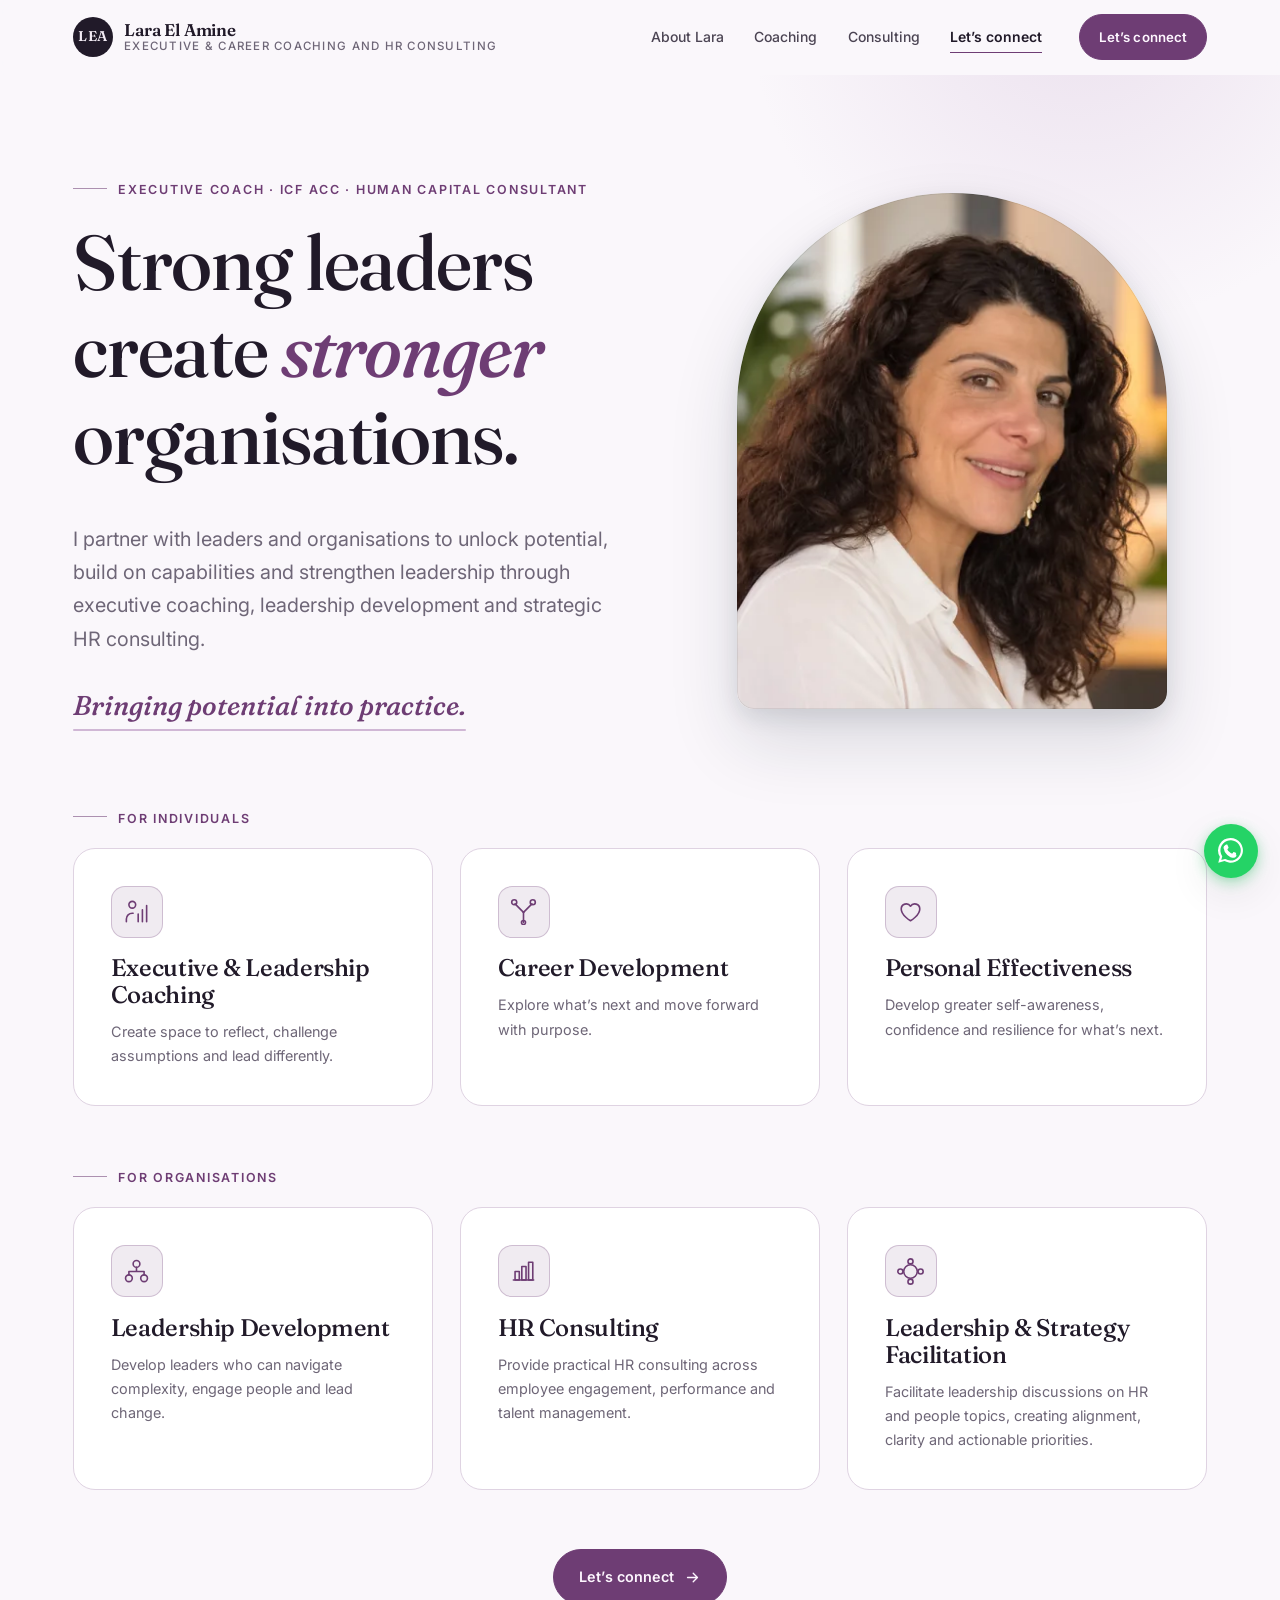
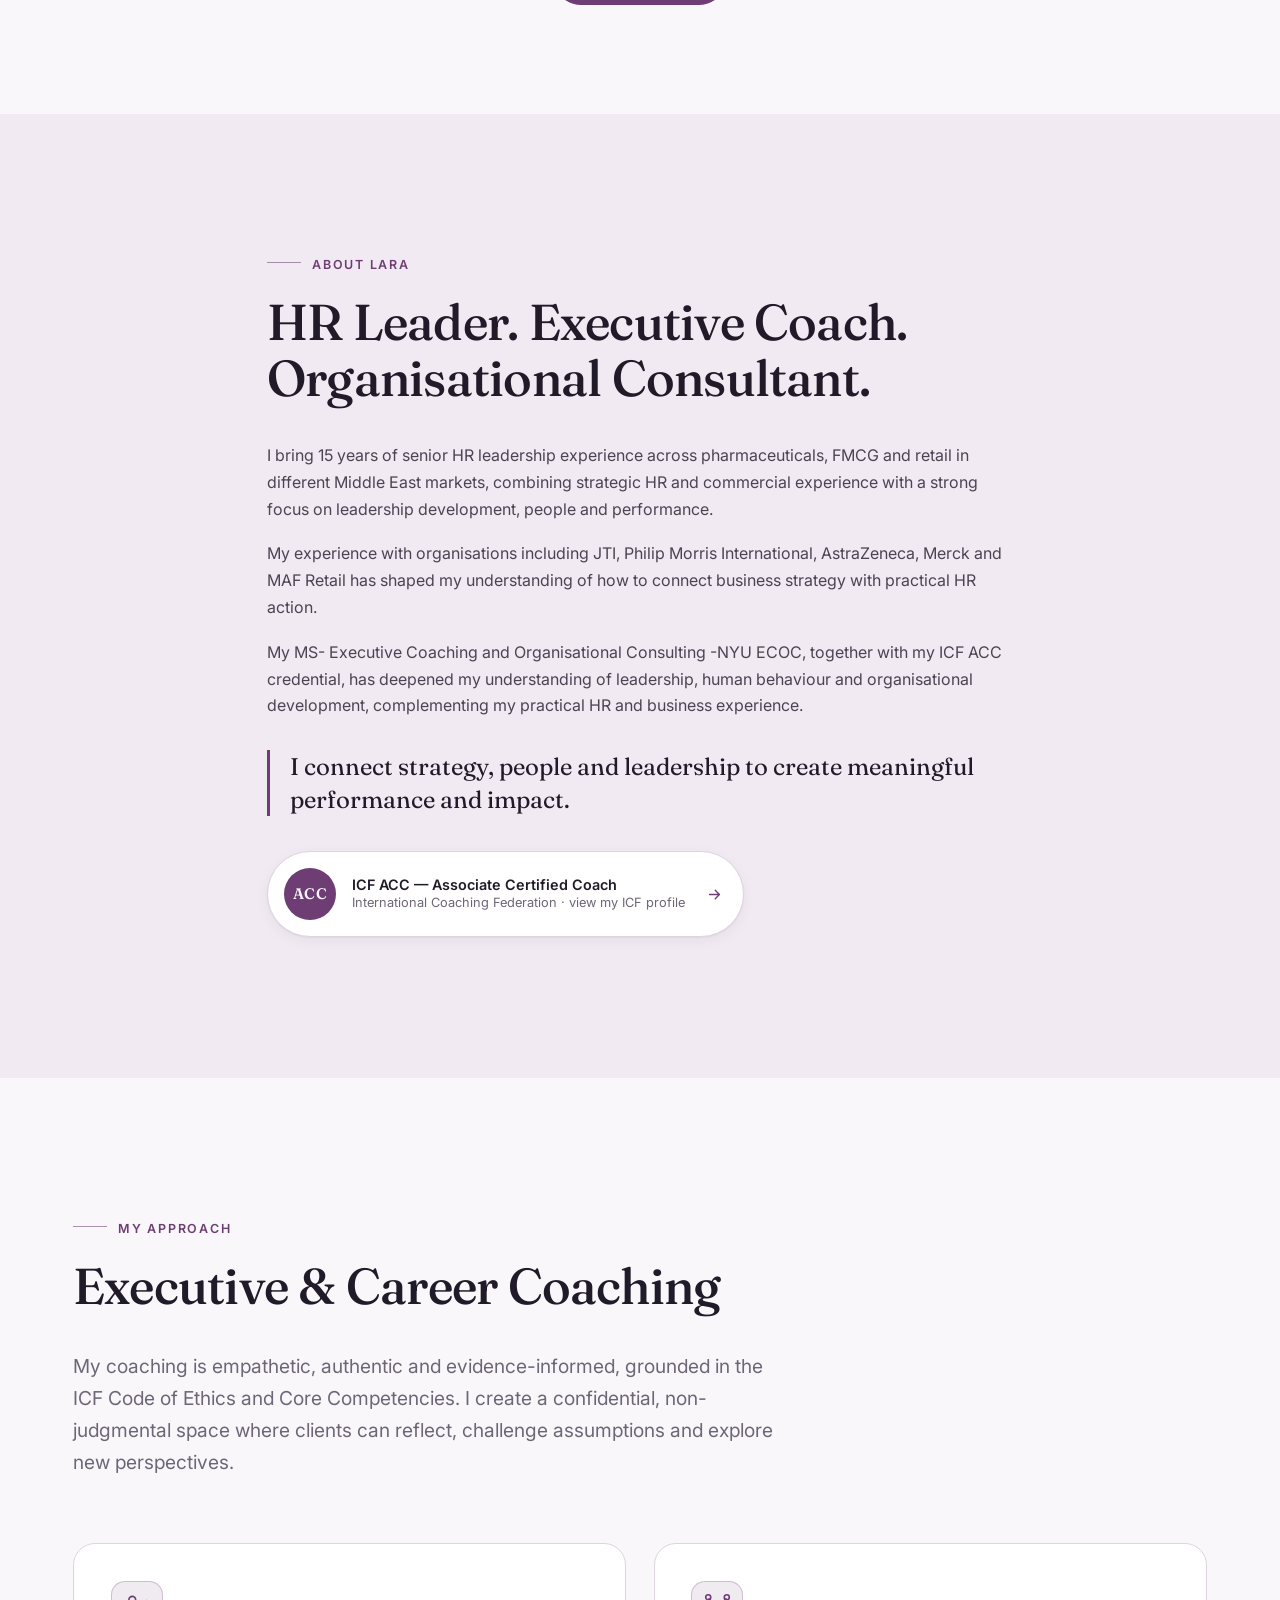
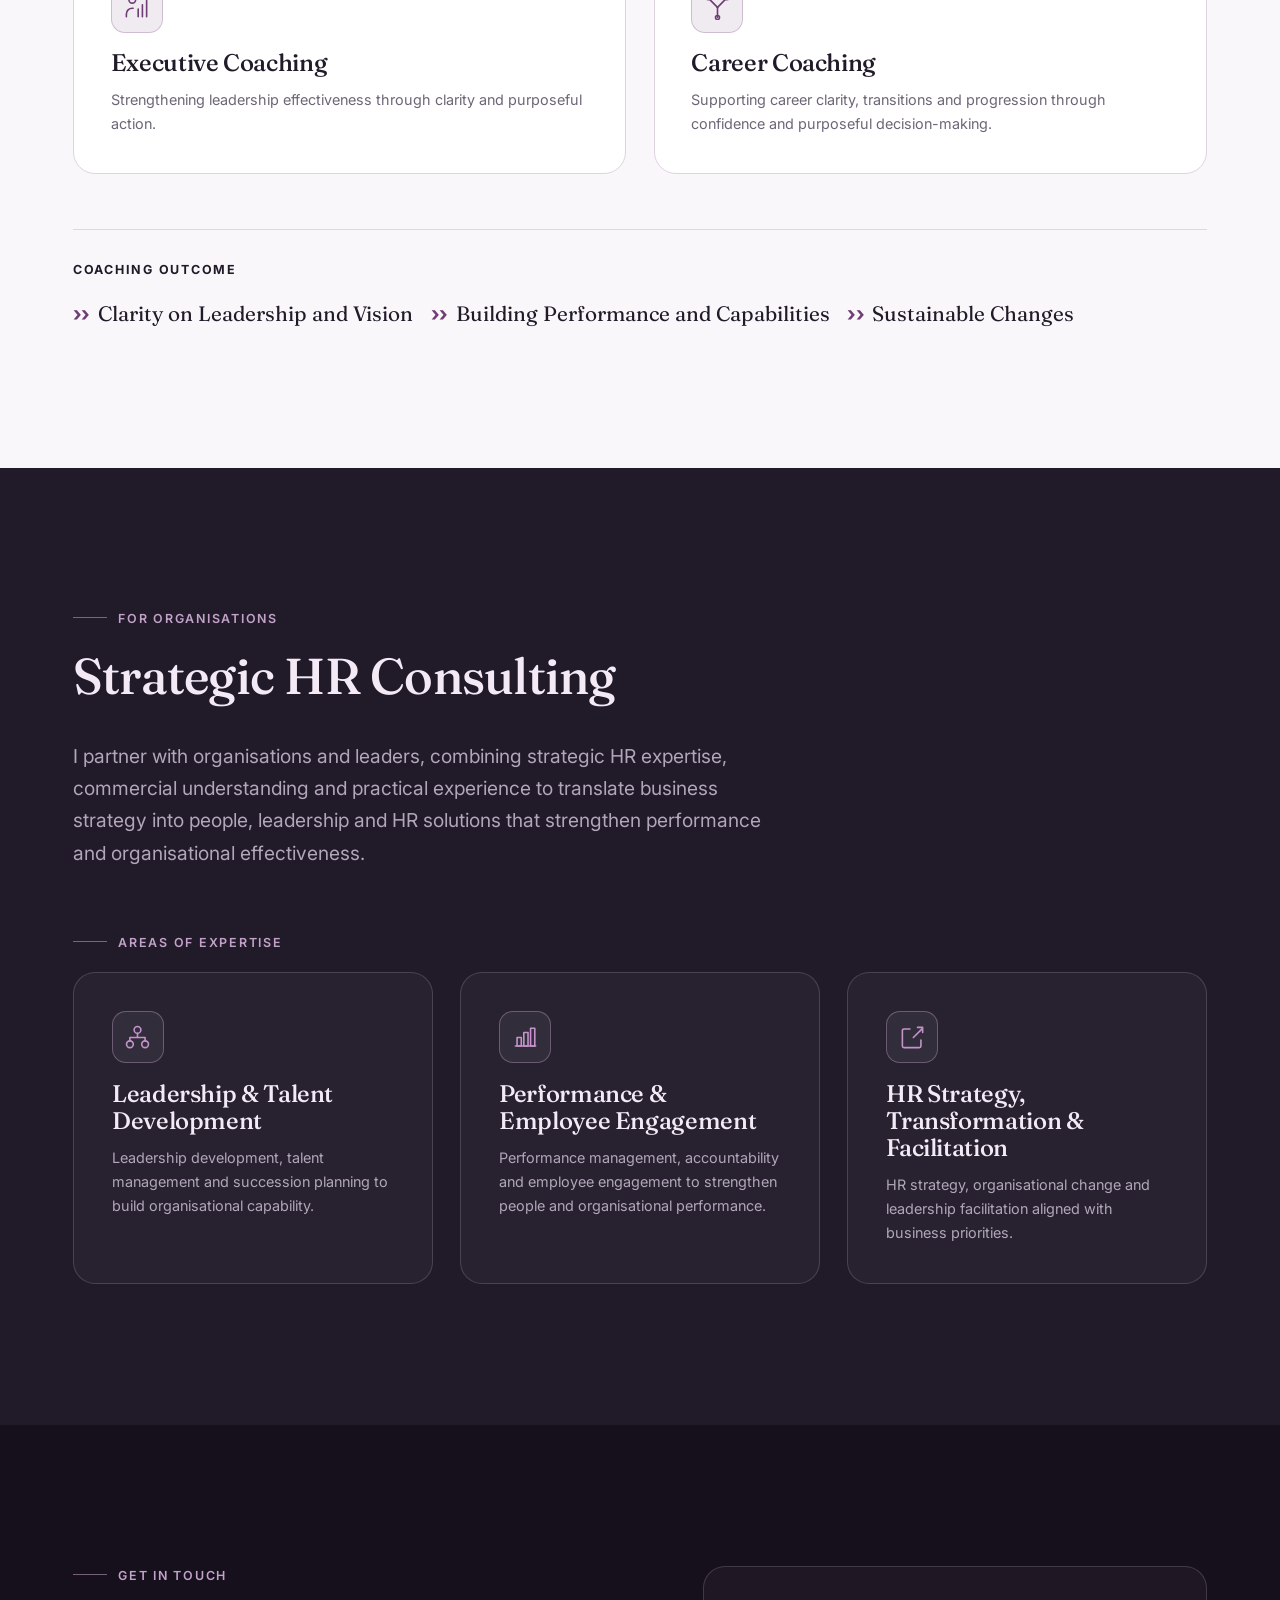
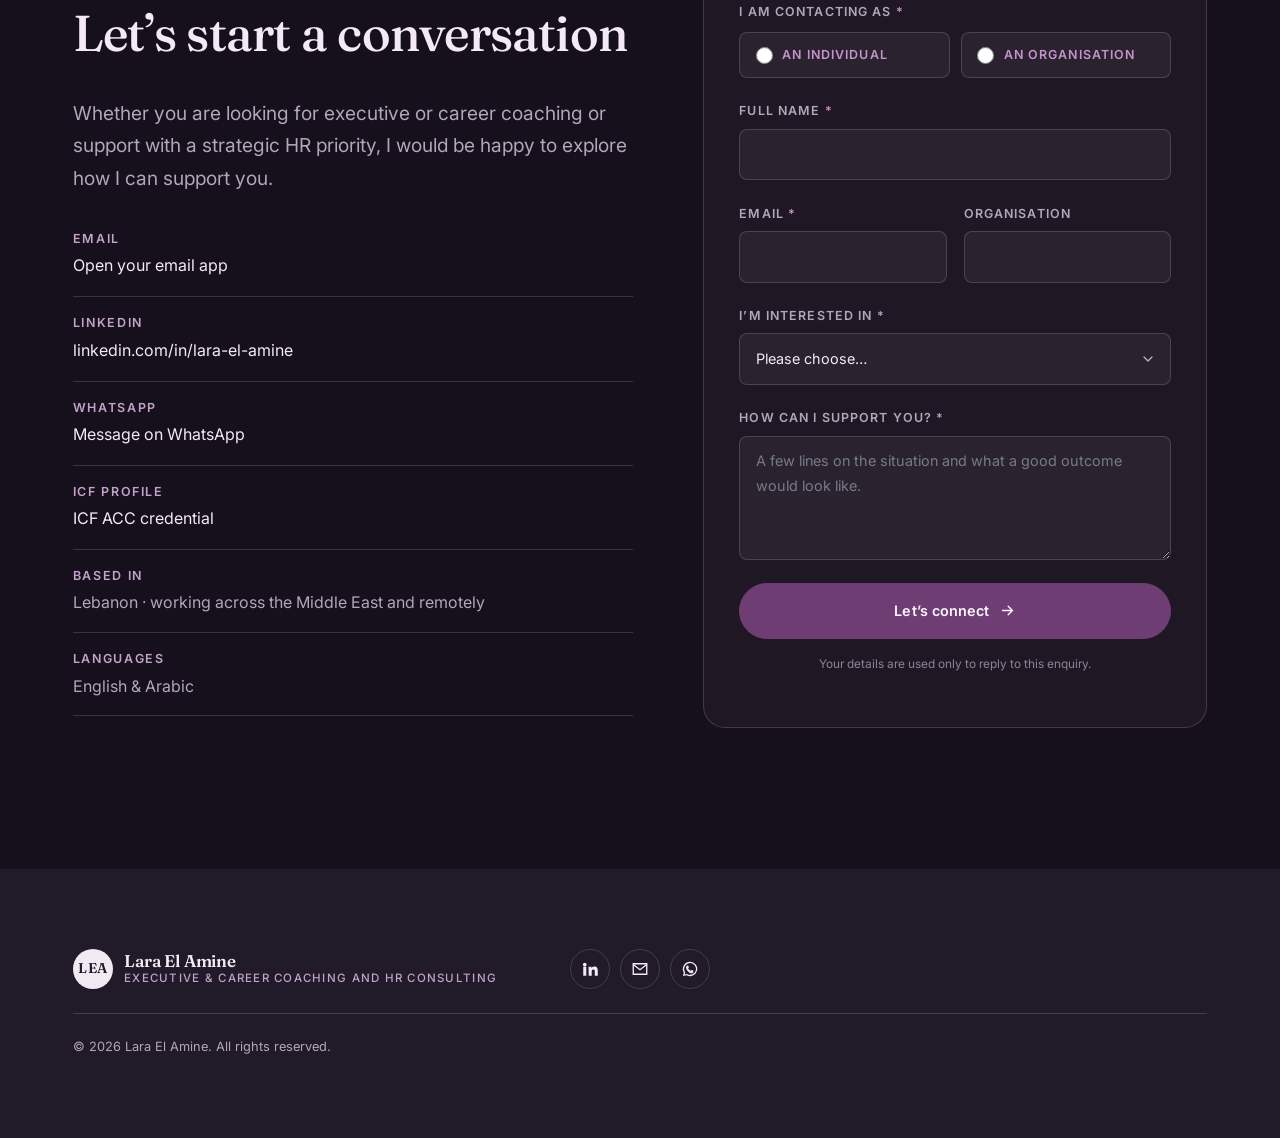
<file: public/index.html>
<!DOCTYPE html>
<html lang="en">
<head>
<meta charset="utf-8">
<meta name="viewport" content="width=device-width, initial-scale=1">
<title>Lara El Amine — Executive Coach (ICF ACC) · Human Capital Consultant</title>
<meta name="description" content="Executive coach (ICF ACC) and human capital consultant. Executive coaching, leadership development and strategic HR consulting for leaders and organisations.">
<meta name="author" content="Lara El Amine">
<meta name="theme-color" content="#211A29">
<link rel="canonical" href="https://lara-elamine.web.app/">

<!-- Open Graph / social -->
<meta property="og:type" content="website">
<meta property="og:title" content="Lara El Amine — Executive Coach (ICF ACC) · Human Capital Consultant">
<meta property="og:description" content="Strong leaders create stronger organisations. Executive coaching, leadership development and strategic HR consulting for leaders and organisations.">
<meta property="og:url" content="https://lara-elamine.web.app/">
<meta property="og:image" content="https://lara-elamine.web.app/assets/img/og-cover.jpg">
<meta property="og:image:width" content="1200">
<meta property="og:image:height" content="1200">
<meta property="og:image:alt" content="Lara El Amine — Strong leaders create stronger organisations.">
<meta property="og:site_name" content="Lara El Amine">
<meta property="og:locale" content="en_GB">
<meta name="twitter:card" content="summary_large_image">
<meta name="twitter:image" content="https://lara-elamine.web.app/assets/img/og-cover.jpg">

<link rel="icon" href="assets/img/favicon.svg" type="image/svg+xml">
<link rel="apple-touch-icon" href="assets/img/favicon.svg">

<link rel="preconnect" href="https://fonts.googleapis.com">
<link rel="preconnect" href="https://fonts.gstatic.com" crossorigin>
<link rel="stylesheet" href="https://fonts.googleapis.com/css2?family=Fraunces:ital,opsz,wght@0,9..144,400;0,9..144,500;0,9..144,600;1,9..144,400;1,9..144,500&family=Inter:wght@400;500;600;700&display=swap">
<link rel="stylesheet" href="assets/css/styles.css">

<!-- Set before first paint so scroll-reveal never hides content when JS is off. -->
<script>document.documentElement.classList.add('js');</script>

<script type="application/ld+json">
{
  "@context": "https://schema.org",
  "@type": "Person",
  "name": "Lara El Amine",
  "jobTitle": "Executive Coach (ICF ACC), Human Capital Consultant, HR Leader",
  "url": "https://lara-elamine.web.app/",
  "sameAs": [
    "https://www.linkedin.com/in/lara-el-amine-bab13915/",
    "https://apps.coachingfederation.org/eweb/CCFDynamicPage.aspx?webcode=ccfcoachprofileview&coachcstkey=FD625A70-8543-4F99-B650-0A2E8017FD48"
  ],
  "address": { "@type": "PostalAddress", "addressCountry": "LB" },
  "description": "Executive coach (ICF Associate Certified Coach) and human capital consultant with 15 years of senior HR leadership across pharmaceuticals, FMCG and retail in Middle East markets.",
  "knowsLanguage": ["en"],
  "knowsAbout": [
    "Executive Coaching",
    "Leadership Coaching",
    "Career Development",
    "Personal Effectiveness",
    "Leadership Development",
    "HR Consulting",
    "Talent Management",
    "Succession Planning",
    "Performance Management",
    "Employee Engagement",
    "HR Strategy",
    "Leadership Facilitation"
  ],
  "alumniOf": [
    { "@type": "CollegeOrUniversity", "name": "New York University, School of Professional Studies" }
  ],
  "hasCredential": [
    {
      "@type": "EducationalOccupationalCredential",
      "name": "ICF ACC — Associate Certified Coach",
      "credentialCategory": "Professional Credential",
      "recognizedBy": { "@type": "Organization", "name": "International Coaching Federation" },
      "url": "https://apps.coachingfederation.org/eweb/CCFDynamicPage.aspx?webcode=ccfcoachprofileview&coachcstkey=FD625A70-8543-4F99-B650-0A2E8017FD48"
    },
    {
      "@type": "EducationalOccupationalCredential",
      "name": "MS — Executive Coaching and Organisational Consulting, NYU ECOC",
      "recognizedBy": { "@type": "Organization", "name": "New York University" }
    }
  ]
}
</script>
</head>
<body>

<a class="skip-link" href="#main">Skip to content</a>

<!-- ============================ HEADER ============================ -->
<header class="site-header" id="siteHeader">
  <div class="shell header-inner">
    <a class="brand" href="#top" aria-label="Lara El Amine — home">
      <span class="brand-mark" aria-hidden="true">LEA</span>
      <span class="brand-text">
        <span class="brand-name">Lara El Amine</span>
        <span class="brand-role">Executive &amp; Career Coaching and HR Consulting</span>
      </span>
    </a>

    <nav class="nav-desktop" aria-label="Primary">
      <ul>
        <li><a href="#about">About Lara</a></li>
        <li><a href="#coaching">Coaching</a></li>
        <li><a href="#consulting">Consulting</a></li>
        <li><a href="#contact">Let&#8217;s connect</a></li>
      </ul>
    </nav>

    <div class="header-actions">
      <a class="btn btn-primary btn-sm header-cta" href="#contact">Let&#8217;s connect</a>
      <button class="nav-toggle" id="navToggle" aria-label="Open menu" aria-expanded="false" aria-controls="mobileNav">
        <span class="nav-toggle-bars" aria-hidden="true"><i></i><i></i><i></i></span>
      </button>
    </div>
  </div>
  <div class="scroll-progress" id="scrollProgress" aria-hidden="true"></div>
</header>

<!-- Mobile drawer -->
<div class="nav-mobile" id="mobileNav" hidden>
  <nav aria-label="Mobile">
    <ul>
      <li><a href="#about"><span class="num">01</span> About Lara</a></li>
      <li><a href="#coaching"><span class="num">02</span> Coaching</a></li>
      <li><a href="#consulting"><span class="num">03</span> Consulting</a></li>
      <li><a href="#contact"><span class="num">04</span> Let&#8217;s connect</a></li>
    </ul>
  </nav>
  <div class="nav-mobile-foot">
    <a class="btn btn-primary btn-block" href="#contact">Let&#8217;s connect</a>
    <a class="nav-mobile-mail" href="https://wa.me/9613658918" target="_blank" rel="noopener nofollow">
      Message on WhatsApp
    </a>
  </div>
</div>
<div class="nav-scrim" id="navScrim" hidden></div>

<main id="main">
<span id="top"></span>

<!-- ============================ FIRST PAGE ============================ -->
<section class="hero">
  <div class="hero-glow" aria-hidden="true"></div>
  <div class="shell hero-inner">
    <div class="hero-copy reveal">
      <p class="eyebrow"><span class="eyebrow-rule" aria-hidden="true"></span> Executive Coach · ICF ACC · Human Capital Consultant</p>
      <h1 class="hero-title">
        Strong leaders create <em>stronger</em> organisations.
      </h1>
      <p class="hero-lede">
        I partner with leaders and organisations to unlock potential, build on capabilities and
        strengthen leadership through executive coaching, leadership development and strategic
        HR consulting.
      </p>

      <p class="signature">Bringing potential into practice.</p>
    </div>

    <figure class="hero-portrait reveal" data-delay="120">
      <div class="portrait-frame">
        <!-- Never rendered wider than 430 CSS px, so 440w covers 1x and 820w covers 2x.
             WebP halves the bytes; the JPEG stays as the fallback. -->
        <picture>
          <source type="image/webp" sizes="430px"
                  srcset="assets/img/lara-portrait-440.webp 440w, assets/img/lara-portrait-820.webp 820w">
          <img src="assets/img/lara-portrait.jpg"
               alt="Lara El Amine, executive coach and human capital consultant"
               width="820" height="984" fetchpriority="high" decoding="async">
        </picture>
      </div>
    </figure>
  </div>

  <!-- The six offers sit on the first page, as Lara set them out. -->
  <div class="shell services">
    <h2 class="visually-hidden">How I work with leaders and organisations</h2>

    <div class="svc-group">
      <p class="eyebrow"><span class="eyebrow-rule" aria-hidden="true"></span> For individuals</p>
      <div class="card-grid-3">
        <article class="svc-card reveal">
          <span class="svc-icon-wrap" aria-hidden="true"><svg class="svc-icon" viewBox="0 0 32 32" aria-hidden="true"><circle cx="11" cy="8" r="4"/><path d="M4 28v-3a7 7 0 0 1 7-7h1"/><path d="M18 28V19M23 28V14M28 28V9"/></svg></span>
          <h3>Executive &amp; Leadership Coaching</h3>
          <p>Create space to reflect, challenge assumptions and lead differently.</p>
        </article>

        <article class="svc-card reveal" data-delay="90">
          <span class="svc-icon-wrap" aria-hidden="true"><svg class="svc-icon" viewBox="0 0 32 32" aria-hidden="true"><path d="M16 29V17"/><path d="M16 17 6 7"/><path d="m16 17 10-10"/><circle cx="5" cy="5" r="3"/><circle cx="27" cy="5" r="3"/><circle cx="16" cy="29" r="2.4"/></svg></span>
          <h3>Career Development</h3>
          <p>Explore what&#8217;s next and move forward with purpose.</p>
        </article>

        <article class="svc-card reveal" data-delay="180">
          <span class="svc-icon-wrap" aria-hidden="true"><svg class="svc-icon" viewBox="0 0 32 32" aria-hidden="true"><path d="M16 27S5 20.5 5 13a6 6 0 0 1 11-3.3A6 6 0 0 1 27 13c0 7.5-11 14-11 14Z"/></svg></span>
          <h3>Personal Effectiveness</h3>
          <p>Develop greater self-awareness, confidence and resilience for what&#8217;s next.</p>
        </article>
      </div>
    </div>

    <div class="svc-group">
      <p class="eyebrow"><span class="eyebrow-rule" aria-hidden="true"></span> For organisations</p>
      <div class="card-grid-3">
        <article class="svc-card reveal">
          <span class="svc-icon-wrap" aria-hidden="true"><svg class="svc-icon" viewBox="0 0 32 32" aria-hidden="true"><circle cx="16" cy="7" r="4"/><circle cx="7" cy="24" r="4"/><circle cx="25" cy="24" r="4"/><path d="M16 11v5M16 16H7v4M16 16h9v4"/></svg></span>
          <h3>Leadership Development</h3>
          <p>Develop leaders who can navigate complexity, engage people and lead change.</p>
        </article>

        <article class="svc-card reveal" data-delay="90">
          <span class="svc-icon-wrap" aria-hidden="true"><svg class="svc-icon" viewBox="0 0 32 32" aria-hidden="true"><path d="M4 26h24"/><rect x="6" y="16" width="5" height="10"/><rect x="14" y="10" width="5" height="16"/><rect x="22" y="5" width="5" height="21"/></svg></span>
          <h3>HR Consulting</h3>
          <p>Provide practical HR consulting across employee engagement, performance and talent management.</p>
        </article>

        <article class="svc-card reveal" data-delay="180">
          <span class="svc-icon-wrap" aria-hidden="true"><svg class="svc-icon" viewBox="0 0 32 32" aria-hidden="true"><circle cx="16" cy="16" r="8"/><circle cx="16" cy="4" r="3"/><circle cx="16" cy="28" r="3"/><circle cx="4" cy="16" r="3"/><circle cx="28" cy="16" r="3"/></svg></span>
          <h3>Leadership &amp; Strategy Facilitation</h3>
          <p>Facilitate leadership discussions on HR and people topics, creating alignment, clarity and actionable priorities.</p>
        </article>
      </div>
    </div>

    <!-- Lara asked for the call to action to close the first page rather than
         sit up in the hero, so it is the last thing read before About. -->
    <div class="hero-actions hero-actions-end reveal">
      <a class="btn btn-primary" href="#contact">
        Let&#8217;s connect
        <svg viewBox="0 0 24 24" aria-hidden="true"><path d="M5 12h13M13 6l6 6-6 6"/></svg>
      </a>
    </div>
  </div>
</section>

<!-- ============================ ABOUT ============================ -->
<section class="section section-tint" id="about" aria-labelledby="about-h">
  <div class="shell shell-read">
    <div class="reveal">
      <p class="eyebrow"><span class="eyebrow-rule" aria-hidden="true"></span> About Lara</p>
      <h2 id="about-h" class="section-title">HR Leader. Executive Coach. Organisational Consultant.</h2>
      <p>
        I bring 15 years of senior HR leadership experience across pharmaceuticals, FMCG and
        retail in different Middle East markets, combining strategic HR and commercial
        experience with a strong focus on leadership development, people and performance.
      </p>
      <p>
        My experience with organisations including JTI, Philip Morris International,
        AstraZeneca, Merck and MAF Retail has shaped my understanding of how to connect
        business strategy with practical HR action.
      </p>
      <p>
        My MS- Executive Coaching and Organisational Consulting -NYU ECOC, together with my ICF
        ACC credential, has deepened my understanding of leadership, human behaviour and
        organisational development, complementing my practical HR and business experience.
      </p>

      <p class="about-statement">
        I connect strategy, people and leadership to create meaningful performance and impact.
      </p>

      <a class="credential" href="https://apps.coachingfederation.org/eweb/CCFDynamicPage.aspx?webcode=ccfcoachprofileview&amp;coachcstkey=FD625A70-8543-4F99-B650-0A2E8017FD48" target="_blank" rel="noopener">
        <span class="credential-mark" aria-hidden="true">ACC</span>
        <span class="credential-text">
          <strong>ICF ACC — Associate Certified Coach</strong>
          <span>International Coaching Federation · view my ICF profile</span>
        </span>
        <svg viewBox="0 0 24 24" aria-hidden="true"><path d="M5 12h13M13 6l6 6-6 6"/></svg>
      </a>
    </div>
  </div>
</section>

<!-- ============================ COACHING ============================ -->
<section class="section" id="coaching" aria-labelledby="coaching-h">
  <div class="shell">
    <header class="section-head reveal">
      <p class="eyebrow"><span class="eyebrow-rule" aria-hidden="true"></span> My approach</p>
      <h2 id="coaching-h" class="section-title">Executive &amp; Career Coaching</h2>
      <p class="section-lede">
        My coaching is empathetic, authentic and evidence-informed, grounded in the ICF Code of
        Ethics and Core Competencies. I create a confidential, non-judgmental space where clients
        can reflect, challenge assumptions and explore new perspectives.
      </p>
    </header>

    <div class="card-grid-2">
      <article class="svc-card reveal">
        <span class="svc-icon-wrap" aria-hidden="true"><svg class="svc-icon" viewBox="0 0 32 32" aria-hidden="true"><circle cx="11" cy="8" r="4"/><path d="M4 28v-3a7 7 0 0 1 7-7h1"/><path d="M18 28V19M23 28V14M28 28V9"/></svg></span>
        <h3>Executive Coaching</h3>
        <p>Strengthening leadership effectiveness through clarity and purposeful action.</p>
      </article>

      <article class="svc-card reveal" data-delay="90">
        <span class="svc-icon-wrap" aria-hidden="true"><svg class="svc-icon" viewBox="0 0 32 32" aria-hidden="true"><path d="M16 29V17"/><path d="M16 17 6 7"/><path d="m16 17 10-10"/><circle cx="5" cy="5" r="3"/><circle cx="27" cy="5" r="3"/><circle cx="16" cy="29" r="2.4"/></svg></span>
        <h3>Career Coaching</h3>
        <p>Supporting career clarity, transitions and progression through confidence and purposeful decision-making.</p>
      </article>
    </div>

    <div class="outcomes reveal">
      <p class="outcomes-label">Coaching outcome</p>
      <ol class="flow">
        <li>Clarity on Leadership and Vision</li>
        <li>Building Performance and Capabilities</li>
        <li>Sustainable Changes</li>
      </ol>
    </div>
  </div>
</section>

<!-- ============================ CONSULTING ============================ -->
<section class="section section-dark" id="consulting" aria-labelledby="consulting-h">
  <div class="shell">
    <header class="section-head reveal">
      <p class="eyebrow"><span class="eyebrow-rule" aria-hidden="true"></span> For organisations</p>
      <h2 id="consulting-h" class="section-title">Strategic HR Consulting</h2>
      <p class="section-lede">
        I partner with organisations and leaders, combining strategic HR expertise, commercial
        understanding and practical experience to translate business strategy into people,
        leadership and HR solutions that strengthen performance and organisational effectiveness.
      </p>
    </header>

    <p class="eyebrow reveal"><span class="eyebrow-rule" aria-hidden="true"></span> Areas of expertise</p>

    <div class="card-grid-3">
      <article class="cap-card reveal">
        <span class="cap-icon-wrap" aria-hidden="true"><svg class="cap-icon" viewBox="0 0 32 32" aria-hidden="true"><circle cx="16" cy="7" r="4"/><circle cx="7" cy="24" r="4"/><circle cx="25" cy="24" r="4"/><path d="M16 11v5M16 16H7v4M16 16h9v4"/></svg></span>
        <h3>Leadership &amp; Talent Development</h3>
        <p>Leadership development, talent management and succession planning to build organisational capability.</p>
      </article>

      <article class="cap-card reveal" data-delay="90">
        <span class="cap-icon-wrap" aria-hidden="true"><svg class="cap-icon" viewBox="0 0 32 32" aria-hidden="true"><path d="M4 26h24"/><rect x="6" y="16" width="5" height="10"/><rect x="14" y="10" width="5" height="16"/><rect x="22" y="5" width="5" height="21"/></svg></span>
        <h3>Performance &amp; Employee Engagement</h3>
        <p>Performance management, accountability and employee engagement to strengthen people and organisational performance.</p>
      </article>

      <article class="cap-card reveal" data-delay="180">
        <span class="cap-icon-wrap" aria-hidden="true"><svg class="cap-icon" viewBox="0 0 32 32" aria-hidden="true"><path d="M27 6 17 16"/><path d="M22 4h6v6"/><path d="M13 6H6a2 2 0 0 0-2 2v18a2 2 0 0 0 2 2h18a2 2 0 0 0 2-2v-7"/></svg></span>
        <h3>HR Strategy, Transformation &amp; Facilitation</h3>
        <p>HR strategy, organisational change and leadership facilitation aligned with business priorities.</p>
      </article>
    </div>
  </div>
</section>

<!-- ============================ CONTACT ============================ -->
<section class="section section-dark section-contact" id="contact" aria-labelledby="contact-h">
  <div class="shell contact-inner">
    <div class="contact-copy reveal">
      <p class="eyebrow"><span class="eyebrow-rule" aria-hidden="true"></span> Get in touch</p>
      <h2 id="contact-h" class="section-title">Let&#8217;s start a conversation</h2>
      <p class="section-lede">
        Whether you are looking for executive or career coaching or support with a strategic HR
        priority, I would be happy to explore how I can support you.
      </p>

      <ul class="contact-list">
        <li>
          <span class="contact-lbl">Email</span>
          <button type="button" class="linkish js-mail" data-a="TGFyYWVsYW1pbmU=" data-b="bGl2ZS5jb20=">
            Open your email app
          </button>
        </li>
        <li>
          <span class="contact-lbl">LinkedIn</span>
          <a href="https://www.linkedin.com/in/lara-el-amine-bab13915/" target="_blank" rel="noopener">linkedin.com/in/lara-el-amine</a>
        </li>
        <li>
          <span class="contact-lbl">WhatsApp</span>
          <a href="https://wa.me/9613658918" target="_blank" rel="noopener nofollow">Message on WhatsApp</a>
        </li>
        <li>
          <span class="contact-lbl">ICF profile</span>
          <a href="https://apps.coachingfederation.org/eweb/CCFDynamicPage.aspx?webcode=ccfcoachprofileview&amp;coachcstkey=FD625A70-8543-4F99-B650-0A2E8017FD48" target="_blank" rel="noopener">ICF ACC credential</a>
        </li>
        <li>
          <span class="contact-lbl">Based in</span>
          <span>Lebanon · working across the Middle East and remotely</span>
        </li>
        <li>
          <span class="contact-lbl">Languages</span>
          <span>English &amp; Arabic</span>
        </li>
      </ul>
    </div>

    <form class="contact-form reveal" id="contactForm" data-delay="100" novalidate>
      <!-- Honeypot: invisible to people, irresistible to bots. Any value here rejects the submit. -->
      <div class="hp" aria-hidden="true">
        <label for="cf-website">Company website</label>
        <input type="text" id="cf-website" name="website" tabindex="-1" autocomplete="off">
      </div>

      <fieldset class="field choice-field">
        <legend>I am contacting as <span aria-hidden="true">*</span></legend>
        <div class="choices">
          <label class="choice">
            <input type="radio" id="cf-contactType" name="contactType" value="An individual" required>
            <span>An individual</span>
          </label>
          <label class="choice">
            <input type="radio" name="contactType" value="An organisation">
            <span>An organisation</span>
          </label>
        </div>
        <p class="field-error" data-error-for="cf-contactType"></p>
      </fieldset>

      <div class="field">
        <label for="cf-name">Full name <span aria-hidden="true">*</span></label>
        <input type="text" id="cf-name" name="name" autocomplete="name" required>
        <p class="field-error" data-error-for="cf-name"></p>
      </div>

      <div class="field-row">
        <div class="field">
          <label for="cf-email">Email <span aria-hidden="true">*</span></label>
          <input type="email" id="cf-email" name="email" autocomplete="email" required>
          <p class="field-error" data-error-for="cf-email"></p>
        </div>
        <div class="field">
          <label for="cf-org">Organisation</label>
          <input type="text" id="cf-org" name="organisation" autocomplete="organization">
        </div>
      </div>

      <div class="field">
        <label for="cf-interest">I&#8217;m interested in <span aria-hidden="true">*</span></label>
        <select id="cf-interest" name="interest" required>
          <option value="">Please choose…</option>
          <option>Coaching</option>
          <option>HR Consulting</option>
        </select>
        <p class="field-error" data-error-for="cf-interest"></p>
      </div>

      <div class="field">
        <label for="cf-msg">How can I support you? <span aria-hidden="true">*</span></label>
        <textarea id="cf-msg" name="message" rows="4" required placeholder="A few lines on the situation and what a good outcome would look like."></textarea>
        <p class="field-error" data-error-for="cf-msg"></p>
      </div>

      <button class="btn btn-primary btn-block" type="submit">
        Let&#8217;s connect
        <svg viewBox="0 0 24 24" aria-hidden="true"><path d="M5 12h13M13 6l6 6-6 6"/></svg>
      </button>
      <p class="form-note">Your details are used only to reply to this enquiry.</p>
      <p class="form-status" id="formStatus" role="status" aria-live="polite"></p>
    </form>
  </div>
</section>

</main>

<!-- ============================ FOOTER ============================ -->
<footer class="site-footer">
  <div class="shell footer-simple">
    <a class="brand brand-footer" href="#top" aria-label="Lara El Amine — home">
      <span class="brand-mark" aria-hidden="true">LEA</span>
      <span class="brand-text">
        <span class="brand-name">Lara El Amine</span>
        <span class="brand-role">Executive &amp; Career Coaching and HR Consulting</span>
      </span>
    </a>

    <ul class="footer-social">
      <li><a href="https://www.linkedin.com/in/lara-el-amine-bab13915/" target="_blank" rel="noopener" aria-label="LinkedIn">
        <svg viewBox="0 0 24 24" aria-hidden="true"><path d="M4.98 3.5a2.5 2.5 0 1 1 0 5 2.5 2.5 0 0 1 0-5ZM3 9h4v12H3zM10 9h3.8v1.7h.05c.53-1 1.83-2.05 3.76-2.05 4.02 0 4.76 2.5 4.76 5.76V21h-4v-5.5c0-1.31-.02-3-1.9-3-1.9 0-2.19 1.42-2.19 2.9V21h-4z"/></svg>
      </a></li>
      <li><button type="button" class="js-mail" data-a="TGFyYWVsYW1pbmU=" data-b="bGl2ZS5jb20=" aria-label="Email Lara">
        <svg viewBox="0 0 24 24" aria-hidden="true"><path d="M3 5h18v14H3z" fill="none" stroke="currentColor" stroke-width="1.8"/><path d="m3 6 9 7 9-7" fill="none" stroke="currentColor" stroke-width="1.8"/></svg>
      </button></li>
      <li><a href="https://wa.me/9613658918" target="_blank" rel="noopener nofollow" aria-label="WhatsApp">
        <svg viewBox="0 0 32 32" aria-hidden="true"><path d="M16 3.2A12.7 12.7 0 0 0 5 22.4L3.4 28.6l6.4-1.7A12.7 12.7 0 1 0 16 3.2Zm0 23.2a10.4 10.4 0 0 1-5.3-1.5l-.4-.2-3.8 1 1-3.7-.2-.4A10.5 10.5 0 1 1 16 26.4Zm5.8-7.8c-.3-.2-1.9-.9-2.2-1-.3-.1-.5-.2-.7.2s-.8 1-1 1.2c-.2.2-.4.2-.7 0a8.5 8.5 0 0 1-2.5-1.6 9.5 9.5 0 0 1-1.8-2.2c-.2-.3 0-.5.1-.7l.5-.6.4-.6v-.6l-1-2.3c-.2-.6-.5-.5-.7-.5h-.6a1.2 1.2 0 0 0-.9.4A3.5 3.5 0 0 0 9.4 15a6.1 6.1 0 0 0 1.3 3.2 13.9 13.9 0 0 0 5.3 4.7c.7.3 1.3.5 1.8.6a4.3 4.3 0 0 0 2-.1 3.2 3.2 0 0 0 2.1-1.5 2.6 2.6 0 0 0 .2-1.5c-.1-.1-.3-.2-.6-.4Z"/></svg>
      </a></li>
    </ul>

    <p class="footer-copy">&copy; <span id="year">2026</span> Lara El Amine. All rights reserved.</p>
  </div>
</footer>

<!-- Floating actions: WhatsApp always, back-to-top once scrolled -->
<div class="fabs">
  <a class="to-top" id="toTop" href="#top" aria-label="Back to top" hidden>
    <svg viewBox="0 0 24 24" aria-hidden="true"><path d="M12 19V5M6 11l6-6 6 6"/></svg>
  </a>
  <a class="fab-wa" href="https://wa.me/9613658918?text=Hello%20Lara%2C%20I%27d%20like%20to%20ask%20about%20your%20coaching%20and%20consulting%20work."
     target="_blank" rel="noopener nofollow" aria-label="Message Lara on WhatsApp">
    <svg viewBox="0 0 32 32" aria-hidden="true">
      <path d="M16 3.2A12.7 12.7 0 0 0 5 22.4L3.4 28.6l6.4-1.7A12.7 12.7 0 1 0 16 3.2Zm0 23.2a10.4 10.4 0 0 1-5.3-1.5l-.4-.2-3.8 1 1-3.7-.2-.4A10.5 10.5 0 1 1 16 26.4Zm5.8-7.8c-.3-.2-1.9-.9-2.2-1-.3-.1-.5-.2-.7.2s-.8 1-1 1.2c-.2.2-.4.2-.7 0a8.5 8.5 0 0 1-2.5-1.6 9.5 9.5 0 0 1-1.8-2.2c-.2-.3 0-.5.1-.7l.5-.6.4-.6v-.6l-1-2.3c-.2-.6-.5-.5-.7-.5h-.6a1.2 1.2 0 0 0-.9.4A3.5 3.5 0 0 0 9.4 15a6.1 6.1 0 0 0 1.3 3.2 13.9 13.9 0 0 0 5.3 4.7c.7.3 1.3.5 1.8.6a4.3 4.3 0 0 0 2-.1 3.2 3.2 0 0 0 2.1-1.5 2.6 2.6 0 0 0 .2-1.5c-.1-.1-.3-.2-.6-.4Z"/>
    </svg>
  </a>
</div>

<script src="assets/js/main.js" defer></script>
</body>
</html>
</file>
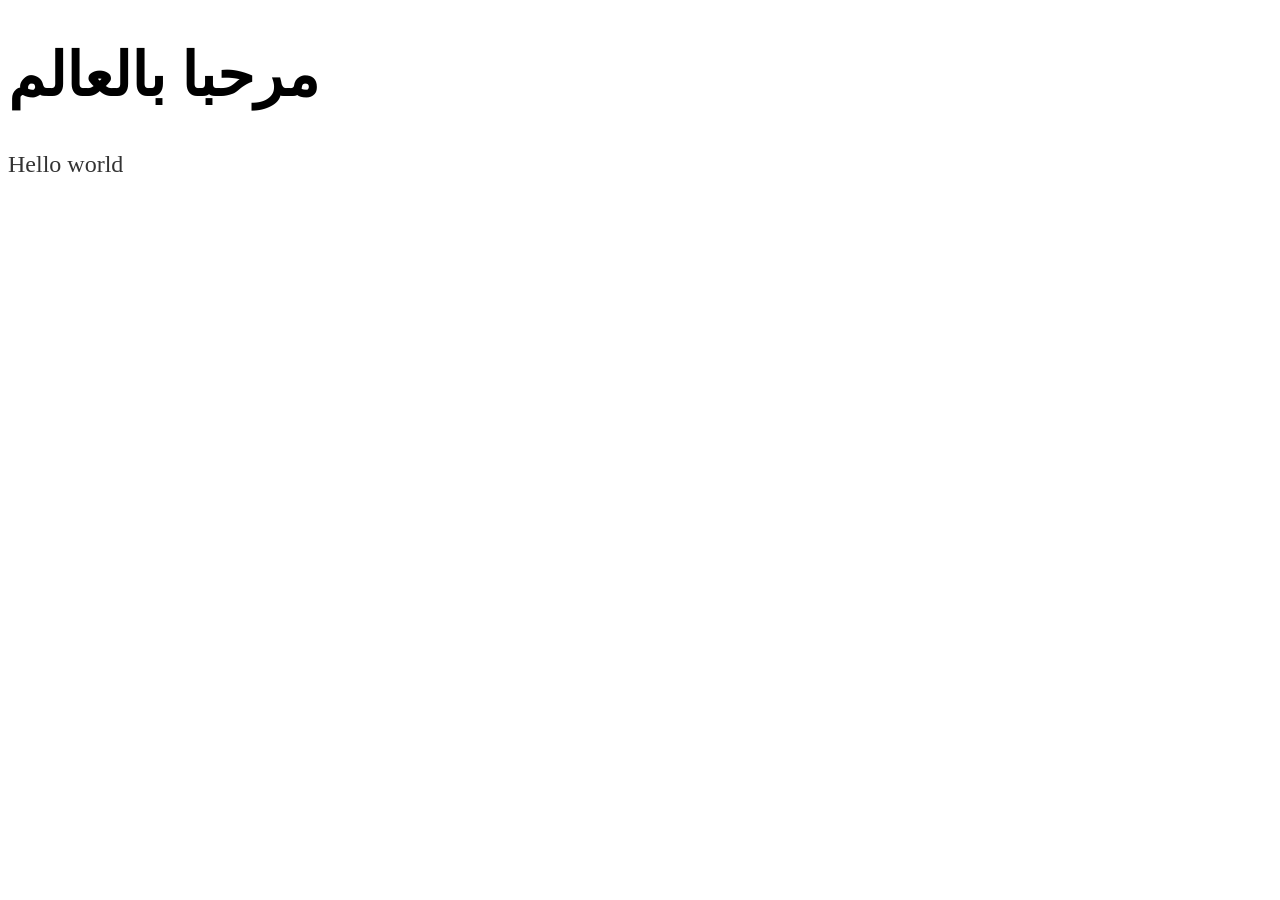
<file: public/_t/min_ltr.html>
<!DOCTYPE html><html lang="ar" dir="ltr"><head><meta charset="utf-8"><title>t</title></head>
<body style="background:#fff"><h1 style="color:#000;font-size:60px">مرحبا بالعالم</h1><p style="color:#333;font-size:24px">Hello world</p></body></html>
</file>
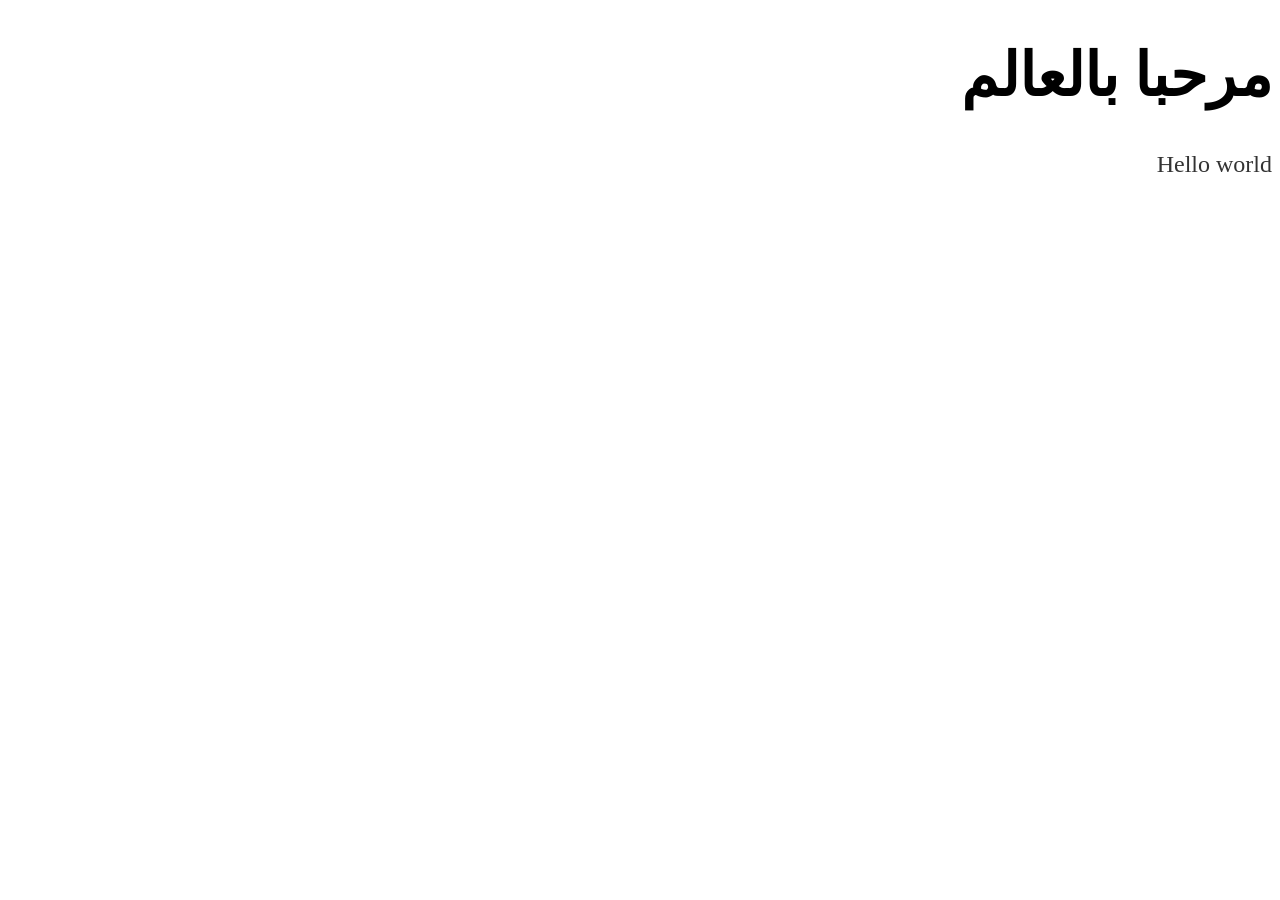
<file: public/_t/min_rtl.html>
<!DOCTYPE html><html lang="ar" dir="rtl"><head><meta charset="utf-8"><title>t</title></head>
<body style="background:#fff"><h1 style="color:#000;font-size:60px">مرحبا بالعالم</h1><p style="color:#333;font-size:24px">Hello world</p></body></html>
</file>
<file: public/assets/css/styles.css>
/* ============================================================
   Lara El Amine — Executive & Career Coaching / HR Consulting
   Design system: "Warm Editorial", fixed purple palette.

   Every colour comes from the tokens in section 1. Change a token
   and it propagates; do not hard-code a hex below that block.
   ============================================================ */

/* ---------- 1. Tokens ---------- */
:root{
  /* Purple is the brand colour, fixed. The site previously shipped four
     swappable palettes and a picker in the footer; Lara asked for purple to be
     permanent, so these are now the only tokens. */
  --ink:            #211A29;
  --ink-deep:       #160F1C;
  --ink-soft:       #3B2E45;
  --cream:          #FAF7FB;
  --sand:           #F1EAF3;
  --sand-deep:      #E2D6E5;
  --line:           #DFD3E2;
  --body:           #4B4453;
  --muted:          #6E6677;
  --white:          #FFFFFF;

  /* Secondary metallic.
     --brass      for the dark sections
     --metal-ink  darker cousin for the light paper, so small labels
                  (timeline dates, step numbers) still pass contrast */
  --brass:          #C2A2C9;
  --metal-ink:      #7A5F84;

  /* Accent.
     --accent          text + fills on light backgrounds (>=4.5:1 on paper)
     --accent-lt       hover fill, still dark enough for near-white text
     --accent-on-dark  lighter tint for use on the dark sections
     --on-accent       text colour that sits on top of an accent fill */
  --accent:         #6E3D74;
  --accent-lt:      #8A4F92;
  --accent-on-dark: #C593CB;
  --on-accent:      #FDF6FE;
  --glow:           rgba(194,162,201,.26);

  /* On dark */
  --on-dark:        #F3EAF5;
  --on-dark-muted:  #B2A6BA;
  --on-dark-line:   rgba(243,234,245,.16);

  /* Type */
  --font-display: "Fraunces", "Iowan Old Style", "Palatino Linotype", Palatino, Georgia, serif;
  --font-body:    "Inter", -apple-system, BlinkMacSystemFont, "Segoe UI", Roboto, Helvetica, Arial, sans-serif;

  /* Fluid scale */
  --fs-hero:  clamp(2.5rem, 1.35rem + 4.6vw, 4.85rem);
  --fs-h2:    clamp(1.95rem, 1.28rem + 2.5vw, 3.15rem);
  --fs-h3:    clamp(1.2rem, 1.06rem + .55vw, 1.5rem);
  --fs-lede:  clamp(1.03rem, .96rem + .35vw, 1.2rem);
  --fs-body:  1rem;
  --fs-sm:    .9rem;
  --fs-xs:    .78rem;

  /* Space */
  --gutter: clamp(1.25rem, .6rem + 2.6vw, 3rem);
  --sec-y:  clamp(4.5rem, 2.4rem + 8vw, 9rem);
  --shell:  1220px;

  /* Radius / shadow */
  --r-sm: 8px;
  --r-md: 14px;
  --r-lg: 22px;
  --shadow-sm: 0 1px 2px rgba(22,35,47,.05), 0 4px 14px rgba(22,35,47,.05);
  --shadow-md: 0 2px 6px rgba(22,35,47,.06), 0 14px 40px rgba(22,35,47,.09);
  --shadow-lg: 0 8px 22px rgba(22,35,47,.10), 0 32px 70px rgba(22,35,47,.14);

  --header-h: 74px;
  --ease: cubic-bezier(.22,.61,.36,1);
}

/* ---------- 2. Reset ---------- */
*,*::before,*::after{ box-sizing:border-box; }
html{ -webkit-text-size-adjust:100%; scroll-behavior:smooth; scroll-padding-top:calc(var(--header-h) + 18px); }
body{
  margin:0;
  background:var(--cream);
  color:var(--body);
  font-family:var(--font-body);
  font-size:var(--fs-body);
  line-height:1.68;
  -webkit-font-smoothing:antialiased;
  -moz-osx-font-smoothing:grayscale;
}
/* `clip` rather than `hidden`: `hidden` forces overflow-y to `auto`, which turns
   body into a scroll container and breaks position:sticky on the header. */
html,body{ overflow-x:clip; }
body.nav-open{ overflow:hidden; }
img,svg{ max-width:100%; display:block; }
h1,h2,h3,h4{
  margin:0;
  font-family:var(--font-display);
  color:var(--ink);
  font-weight:500;
  line-height:1.12;
  letter-spacing:-.015em;
  font-variation-settings:"SOFT" 0,"WONK" 0;
}
p{ margin:0 0 1.1em; }
p:last-child{ margin-bottom:0; }
ul,ol{ margin:0; padding:0; list-style:none; }
a{ color:inherit; text-decoration:none; }
button,input,select,textarea{ font:inherit; color:inherit; }
em{ font-style:italic; }
:focus-visible{ outline:2.5px solid var(--accent); outline-offset:3px; border-radius:3px; }
.section-dark :focus-visible,.nav-mobile :focus-visible{ outline-color:var(--brass); }

.skip-link{
  /* Hidden upward, never sideways. A negative `left` is backward overflow in
     LTR and harmlessly clipped, but in RTL left is the inline-END direction, so
     it becomes ~9999px of real scrollable overflow and pushes the whole page
     out of view. Block-start overflow is never scrollable, so this is safe in
     both directions. */
  position:absolute; inset-inline-start:0; top:0; z-index:200;
  transform:translateY(-200%);
  background:var(--ink); color:var(--on-dark);
  padding:.85rem 1.35rem; border-radius:0 0 var(--r-sm) 0; font-weight:600;
}
.skip-link:focus{ transform:translateY(0); }

/* ---------- 3. Layout primitives ---------- */
.shell{ width:100%; max-width:var(--shell); margin-inline:auto; padding-inline:var(--gutter); }
.section{ padding-block:var(--sec-y); position:relative; }
.section-tint{ background:var(--sand); }
.section-dark{ background:var(--ink); color:var(--on-dark-muted); }
.section-dark h2,.section-dark h3{ color:var(--on-dark); }
.section-dark .section-lede{ color:var(--on-dark-muted); }

.section-head{ max-width:52rem; margin-bottom:clamp(2.5rem,1.4rem + 3.4vw,4rem); }
.section-title{ font-size:var(--fs-h2); margin-bottom:.7em; text-wrap:balance; }
.section-lede{ font-size:var(--fs-lede); color:var(--muted); max-width:44rem; }

.eyebrow{
  display:flex; align-items:flex-start; gap:.7rem;
  font-size:var(--fs-xs); font-weight:600; letter-spacing:.14em; text-transform:uppercase;
  color:var(--accent); margin-bottom:1.15rem;
}
.section-dark .eyebrow{ color:var(--brass); }
/* margin-top keeps the rule on the first line's optical centre when the label wraps. */
.eyebrow-rule{ width:34px; height:1px; margin-top:.62em; background:currentColor; opacity:.55; flex:none; }

/* ---------- 4. Buttons & links ---------- */
.btn{
  --btn-bg:var(--ink); --btn-fg:var(--cream); --btn-bd:var(--ink);
  display:inline-flex; align-items:center; justify-content:center; gap:.6rem;
  padding:.92rem 1.6rem; border:1px solid var(--btn-bd); border-radius:100px;
  background:var(--btn-bg); color:var(--btn-fg);
  font-size:var(--fs-sm); font-weight:600; letter-spacing:.005em;
  cursor:pointer; text-align:center;
  transition:transform .25s var(--ease), box-shadow .25s var(--ease),
             background-color .25s var(--ease), color .25s var(--ease), border-color .25s var(--ease);
}
.btn svg{ width:17px; height:17px; fill:none; stroke:currentColor; stroke-width:1.9; stroke-linecap:round; stroke-linejoin:round; transition:transform .3s var(--ease); flex:none; }
.btn:hover{ transform:translateY(-2px); box-shadow:var(--shadow-md); }
.btn:hover svg{ transform:translateX(3px); }
.btn:active{ transform:translateY(0); }

.btn-primary{ --btn-bg:var(--accent); --btn-bd:var(--accent); --btn-fg:var(--on-accent); }
.btn-primary:hover{ --btn-bg:var(--accent-lt); --btn-bd:var(--accent-lt); }
.btn-sm{ padding:.66rem 1.2rem; font-size:.83rem; }
.btn-block{ display:flex; width:100%; }

/* ---------- 5. Header ---------- */
.site-header{
  position:sticky; top:0; z-index:100;
  background:var(--cream);
  background:color-mix(in srgb, var(--cream) 84%, transparent);
  backdrop-filter:saturate(1.6) blur(14px);
  -webkit-backdrop-filter:saturate(1.6) blur(14px);
  border-bottom:1px solid transparent;
  transition:border-color .3s var(--ease), background-color .3s var(--ease), box-shadow .3s var(--ease);
}
.site-header.is-stuck{
  border-bottom-color:var(--line);
  box-shadow:0 6px 26px rgba(22,35,47,.07);
  background:var(--cream);
  background:color-mix(in srgb, var(--cream) 94%, transparent);
}
.header-inner{ display:flex; align-items:center; gap:1.5rem; height:var(--header-h); }

.brand{ display:flex; align-items:center; gap:.7rem; margin-inline-end:auto; min-width:0; }
.brand-text{ min-width:0; }
.brand-name,.brand-role{ overflow:hidden; text-overflow:ellipsis; white-space:nowrap; }
.brand-mark{
  width:40px; height:40px; flex:none; border-radius:50%;
  display:grid; place-items:center;
  background:var(--ink); color:var(--sand);
  font-family:var(--font-display); font-size:.88rem; font-weight:600; letter-spacing:.04em;
  transition:background-color .3s var(--ease);
}
.brand:hover .brand-mark{ background:var(--accent); }
.brand-text{ display:flex; flex-direction:column; line-height:1.2; }
.brand-name{ font-family:var(--font-display); font-size:1.06rem; font-weight:600; color:var(--ink); letter-spacing:-.01em; }
.brand-role{ font-size:.72rem; letter-spacing:.11em; text-transform:uppercase; color:var(--muted); font-weight:500; }

.nav-desktop ul{ display:flex; align-items:center; gap:.35rem; }
.nav-desktop a{
  position:relative; display:block; padding:.5rem .78rem; border-radius:var(--r-sm);
  font-size:.875rem; font-weight:500; color:var(--body);
  transition:color .22s var(--ease), background-color .22s var(--ease);
}
.nav-desktop a::after{
  content:""; position:absolute; left:.78rem; right:.78rem; bottom:.22rem; height:1.5px;
  background:var(--accent); transform:scaleX(0); transform-origin:left;
  transition:transform .28s var(--ease);
}
.nav-desktop a:hover{ color:var(--ink); }
.nav-desktop a:hover::after,.nav-desktop a.is-active::after{ transform:scaleX(1); }
.nav-desktop a.is-active{ color:var(--ink); font-weight:600; }

.header-actions{ display:flex; align-items:center; gap:.7rem; flex:none; }

.scroll-progress{
  position:absolute; inset-inline-start:0; bottom:-1px; height:2px; width:0;
  background:linear-gradient(90deg,var(--accent),var(--brass));
  transition:width .1s linear;
}

/* Hamburger */
.nav-toggle{
  display:none; width:44px; height:44px; padding:0; flex:none;
  background:transparent; border:1px solid var(--line); border-radius:50%;
  cursor:pointer; place-items:center;
  transition:border-color .25s var(--ease), background-color .25s var(--ease);
}
.nav-toggle:hover{ border-color:var(--ink); }
.nav-toggle-bars{ display:block; width:18px; height:12px; position:relative; }
.nav-toggle-bars i{
  position:absolute; left:0; height:1.7px; width:100%; background:var(--ink); border-radius:2px;
  transition:transform .32s var(--ease), opacity .2s var(--ease), width .32s var(--ease);
}
.nav-toggle-bars i:nth-child(1){ top:0; }
.nav-toggle-bars i:nth-child(2){ top:5.2px; width:72%; }
.nav-toggle-bars i:nth-child(3){ top:10.4px; }
.nav-toggle[aria-expanded="true"] .nav-toggle-bars i:nth-child(1){ transform:translateY(5.2px) rotate(45deg); }
.nav-toggle[aria-expanded="true"] .nav-toggle-bars i:nth-child(2){ opacity:0; width:0; }
.nav-toggle[aria-expanded="true"] .nav-toggle-bars i:nth-child(3){ transform:translateY(-5.2px) rotate(-45deg); }

/* Mobile drawer */
.nav-mobile{
  position:fixed; inset-block:var(--header-h) 0; inset-inline-end:0; z-index:99;
  width:min(400px,86vw);
  background:var(--ink); color:var(--on-dark);
  padding:2.2rem var(--gutter) 2rem;
  display:flex; flex-direction:column; justify-content:space-between; gap:2rem;
  overflow-y:auto;
  transform:translateX(100%);
  transition:transform .42s var(--ease);
}
.nav-mobile[hidden]{ display:flex !important; }
.nav-mobile.is-open{ transform:translateX(0); }
.nav-mobile ul{ display:flex; flex-direction:column; }
.nav-mobile li{ border-bottom:1px solid var(--on-dark-line); }
/* Scoped to `nav` so the footer CTA and email link keep the body font. */
.nav-mobile nav a{
  display:flex; align-items:baseline; gap:1rem; padding:1rem 0;
  font-family:var(--font-display); font-size:1.4rem; color:var(--on-dark);
  transition:color .25s var(--ease), padding-left .25s var(--ease);
}
.nav-mobile nav a:hover{ color:var(--brass); padding-left:.4rem; }
.nav-mobile .num{ font-family:var(--font-body); font-size:.75rem; font-weight:600; letter-spacing:.12em; color:var(--brass); opacity:.85; }
.nav-mobile-foot{ display:flex; flex-direction:column; gap:1rem; }
.nav-mobile-mail{ font-size:var(--fs-sm); color:var(--on-dark-muted); text-align:center; }
.nav-mobile-mail:hover{ color:var(--brass); }

.nav-scrim{
  position:fixed; inset:0; z-index:98; background:rgba(14,25,34,.45);
  backdrop-filter:blur(3px); opacity:0; transition:opacity .35s var(--ease);
}
.nav-scrim[hidden]{ display:block !important; pointer-events:none; }
.nav-scrim.is-open{ opacity:1; pointer-events:auto; }

/* ---------- 6. Hero ---------- */
.hero{ position:relative; padding-block:clamp(3.2rem,1.6rem + 6vw,6.5rem) clamp(3.5rem,2rem + 6vw,7rem); overflow:hidden; }
.hero-glow{
  position:absolute; top:-28%; right:-14%; width:min(760px,88vw); aspect-ratio:1; z-index:0;
  background:radial-gradient(circle at 50% 50%, var(--glow), transparent 62%);
  pointer-events:none;
}
.hero-inner{ position:relative; z-index:1; display:grid; grid-template-columns:1.08fr .92fr; gap:clamp(2rem,1rem + 4vw,5rem); align-items:center; }
.hero-title{ font-size:var(--fs-hero); margin-bottom:.55em; text-wrap:balance; }
.hero-title em{ color:var(--accent); font-style:italic; font-variation-settings:"SOFT" 40,"WONK" 1; }
.hero-lede{ font-size:clamp(1.05rem,.98rem + .4vw,1.24rem); color:var(--muted); max-width:34rem; margin-bottom:2rem; }
.hero-actions{ display:flex; flex-wrap:wrap; gap:.85rem; margin-bottom:2.4rem; }
.hero-actions-end{ justify-content:center; margin:clamp(2.6rem,1.8rem + 2.4vw,3.8rem) 0 0; }

/* The portrait is 820px wide natively, so this cap is about composition, not
   resolution — it keeps the figure from dominating the first screen. */
.hero-portrait{ margin-inline-start:auto; position:relative; width:100%; max-width:430px; }
.portrait-frame{
  position:relative; border-radius:280px 280px var(--r-lg) var(--r-lg); overflow:hidden;
  background:var(--white); box-shadow:var(--shadow-lg);
}
.portrait-frame::after{
  content:""; position:absolute; inset:0; pointer-events:none;
  border-radius:inherit; box-shadow:inset 0 0 0 1px rgba(22,35,47,.08);
}
.portrait-frame img{ width:100%; height:auto; }

/* ---------- 9. Service cards ---------- */
.card-grid-3{ display:grid; grid-template-columns:repeat(3,1fr); gap:clamp(1.1rem,.6rem + 1.4vw,1.7rem); }
.card-grid-2{ display:grid; grid-template-columns:repeat(2,1fr); gap:clamp(1.1rem,.6rem + 1.4vw,1.7rem); }

.svc-card{
  position:relative; display:flex; flex-direction:column;
  padding:clamp(1.7rem,1.1rem + 1.6vw,2.3rem);
  background:var(--white); border:1px solid var(--line); border-radius:var(--r-lg);
  transition:transform .38s var(--ease), box-shadow .38s var(--ease), border-color .38s var(--ease);
}
.svc-card:hover{ transform:translateY(-5px); box-shadow:var(--shadow-lg); border-color:var(--sand-deep); }
.svc-card h3{ font-size:var(--fs-h3); margin-bottom:.7rem; }
.svc-card > p:not([class]){ color:var(--muted); font-size:var(--fs-sm); }

/* Capability cards (dark) */
.cap-card{
  padding:clamp(1.7rem,1.1rem + 1.6vw,2.4rem);
  background:rgba(255,255,255,.035); border:1px solid var(--on-dark-line); border-radius:var(--r-lg);
  transition:background-color .35s var(--ease), transform .35s var(--ease), border-color .35s var(--ease);
}
.cap-card:hover{ background:rgba(255,255,255,.07); border-color:color-mix(in srgb, var(--brass) 45%, transparent); transform:translateY(-4px); }
.cap-card h3{ font-size:var(--fs-h3); margin-bottom:.7rem; }
.cap-card p{ font-size:var(--fs-sm); margin-bottom:0; }

/* ---------- 9b. Service & capability icons ---------- */
/* Hand-drawn line icons (no icon-font dependency, inherit the accent colour). */
.svc-icon-wrap,.cap-icon-wrap{
  display:grid; place-items:center; width:52px; height:52px; margin-bottom:1.1rem;
  border-radius:var(--r-md);
  background:color-mix(in srgb, var(--accent) 10%, transparent);
  border:1px solid color-mix(in srgb, var(--accent) 26%, transparent);
}
.svc-icon,.cap-icon{
  width:27px; height:27px;
  fill:none; stroke:var(--accent); stroke-width:1.9;
  stroke-linecap:round; stroke-linejoin:round;
}
/* On the dark consulting section the accent is too dark to read — use the tint. */
.cap-icon-wrap{
  background:rgba(255,255,255,.05);
  border-color:color-mix(in srgb, var(--brass) 40%, transparent);
}
.cap-icon{ stroke:var(--accent-on-dark); }
.svc-card:hover .svc-icon-wrap,.cap-card:hover .cap-icon-wrap{
  background:color-mix(in srgb, var(--accent) 18%, transparent);
}
/* ---------- 11. About ---------- */
/* Lara asked for About to read as one screenful, so the "At a glance" card
   was dropped and this is a single measured reading column. */
.shell-read{ max-width:52rem; }

/* ---------- 16. Contact ---------- */
.section-contact{ background:var(--ink-deep); }
.contact-inner{ display:grid; grid-template-columns:1fr .9fr; gap:clamp(2.2rem,1.2rem + 4vw,4.5rem); align-items:start; }
.contact-list{ display:flex; flex-direction:column; gap:1rem; margin-top:2.2rem; }
.contact-list li{ display:flex; flex-direction:column; gap:.15rem; padding-bottom:1rem; border-bottom:1px solid var(--on-dark-line); }
.contact-lbl{ font-size:var(--fs-xs); letter-spacing:.13em; text-transform:uppercase; color:var(--brass); font-weight:600; }
.contact-list a{ color:var(--on-dark); border-bottom:1px solid transparent; align-self:flex-start; transition:border-color .25s var(--ease), color .25s var(--ease); }
.contact-list a:hover{ color:var(--brass); border-bottom-color:currentColor; }

.contact-form{
  background:rgba(255,255,255,.04); border:1px solid var(--on-dark-line);
  border-radius:var(--r-lg); padding:clamp(1.5rem,1rem + 1.6vw,2.2rem);
  display:flex; flex-direction:column; gap:1.05rem;
}
.field{ display:flex; flex-direction:column; gap:.4rem; min-width:0; }
.field-row{ display:grid; grid-template-columns:1fr 1fr; gap:1.05rem; }
.field label{ font-size:var(--fs-xs); font-weight:600; letter-spacing:.09em; text-transform:uppercase; color:var(--on-dark-muted); }
.field label span{ color:var(--accent-on-dark); }
.field input,.field select,.field textarea{
  width:100%; padding:.8rem .95rem;
  background:rgba(255,255,255,.05); color:var(--on-dark);
  border:1px solid var(--on-dark-line); border-radius:var(--r-sm);
  font-size:var(--fs-sm); font-family:var(--font-body);
  transition:border-color .25s var(--ease), background-color .25s var(--ease);
}
.field textarea{ resize:vertical; min-height:104px; }
.field input::placeholder,.field textarea::placeholder{ color:rgba(169,182,193,.6); }
.field input:focus,.field select:focus,.field textarea:focus{
  outline:none; border-color:var(--brass); background:rgba(255,255,255,.09);
}
.field select{ appearance:none; cursor:pointer;
  background-image:url("data:image/svg+xml,%3Csvg xmlns='http://www.w3.org/2000/svg' viewBox='0 0 24 24' fill='none' stroke='%23A9B6C1' stroke-width='2' stroke-linecap='round'%3E%3Cpath d='m6 9 6 6 6-6'/%3E%3C/svg%3E");
  background-repeat:no-repeat; background-position:right .9rem center; background-size:16px; padding-right:2.6rem;
}
.field select option{ background:var(--ink); color:var(--on-dark); }
.field.has-error input,.field.has-error select,.field.has-error textarea{ border-color:var(--accent-on-dark); }
.field-error{ margin:0; font-size:.76rem; color:var(--accent-on-dark); min-height:0; }
.form-note{ font-size:.74rem; color:var(--on-dark-muted); opacity:.75; text-align:center; margin:0; }
.form-status{ margin:0; font-size:var(--fs-sm); text-align:center; }
.form-status.is-ok{ color:var(--brass); }
.form-status.is-err{ color:var(--accent-on-dark); }

/* ---------- 17. Footer ---------- */
/* Extra bottom padding keeps the last row clear of the fixed
   WhatsApp / back-to-top buttons in the bottom-right corner. */
.site-footer{ background:var(--ink); color:var(--on-dark-muted); padding-block:clamp(3.5rem,2rem + 4vw,5rem) 5rem; }
.brand-footer .brand-mark{ background:var(--sand); color:var(--ink); }
.brand-footer .brand-name{ color:var(--on-dark); }
.brand-footer .brand-role{ color:var(--brass); }
.brand-footer:hover .brand-mark{ background:var(--brass); color:var(--ink); }

.footer-social{ display:flex; gap:.6rem; }
/* `background:transparent` matters: without it the <button> picks up the UA's
   default buttonface fill and renders as a solid white disc on the dark footer. */
.footer-social a,.footer-social button{
  display:grid; place-items:center; width:40px; height:40px; border-radius:50%;
  background:transparent; cursor:pointer;
  border:1px solid var(--on-dark-line); color:var(--on-dark);
  transition:background-color .25s var(--ease), border-color .25s var(--ease), transform .25s var(--ease);
}
.footer-social a:hover,.footer-social button:hover{ background:var(--brass); border-color:var(--brass); color:var(--ink); transform:translateY(-2px); }
.footer-social svg{ width:18px; height:18px; fill:currentColor; }

/* ---------- 18. Floating actions (WhatsApp + back to top) ---------- */
.fabs{
  position:fixed; z-index:90;
  inset-inline-end:clamp(1rem,.6rem + 1vw,1.8rem); bottom:clamp(1rem,.6rem + 1vw,1.8rem);
  display:flex; flex-direction:column; align-items:center; gap:.65rem;
}
.fab-wa{
  width:54px; height:54px; display:grid; place-items:center; border-radius:50%;
  background:#25D366; color:#fff; box-shadow:0 4px 14px rgba(37,211,102,.38), var(--shadow-md);
  transition:transform .25s var(--ease), box-shadow .25s var(--ease);
}
.fab-wa svg{ width:31px; height:31px; fill:currentColor; }
.fab-wa:hover{ transform:scale(1.07); box-shadow:0 8px 24px rgba(37,211,102,.5), var(--shadow-lg); }
.fab-wa:active{ transform:scale(1); }

.to-top{
  width:44px; height:44px; display:grid; place-items:center; border-radius:50%;
  background:var(--ink); color:var(--cream);
  /* Inset ring keeps the button readable where it overlaps the dark footer,
     which is the same colour as its own background. */
  box-shadow:var(--shadow-md), inset 0 0 0 1px rgba(255,255,255,.32);
  opacity:0; transform:translateY(10px) scale(.9); pointer-events:none;
  transition:opacity .3s var(--ease), transform .3s var(--ease), background-color .25s var(--ease);
}
.to-top[hidden]{ display:grid !important; }
.to-top.is-visible{ opacity:1; transform:none; pointer-events:auto; }
.to-top:hover{ background:var(--accent); }
.to-top svg{ width:18px; height:18px; fill:none; stroke:currentColor; stroke-width:2; stroke-linecap:round; stroke-linejoin:round; }

/* ---------- 18c. Honeypot + link-styled buttons ---------- */
/* Off-screen rather than display:none - some bots skip hidden inputs. Clipped
   to a 1px box instead of pushed off-canvas, for the same RTL overflow reason
   as .skip-link above. */
.hp{
  position:absolute; width:1px; height:1px; margin:-1px; padding:0; border:0;
  overflow:hidden; clip:rect(0 0 0 0); clip-path:inset(50%); white-space:nowrap;
}

.linkish{
  padding:0; border:0; background:none; cursor:pointer;
  font-size:inherit; color:inherit; text-align:left;
  border-bottom:1px solid transparent;
  transition:color .25s var(--ease), border-color .25s var(--ease);
}
.contact-list .linkish{ color:var(--on-dark); }
.contact-list .linkish:hover{ color:var(--brass); border-bottom-color:currentColor; }

/* ---------- 19. Reveal animation ---------- */
/* Gated on .js so that with scripting disabled every section stays visible. */
.js .reveal{ opacity:0; transform:translateY(22px); }
.js .reveal.is-in{ opacity:1; transform:none; transition:opacity .7s var(--ease), transform .7s var(--ease); }

/* Readable by screen readers and search engines, invisible on screen. Used for
   the services heading, which the design does not show but the document outline
   needs so levels do not jump from h1 to h3. */
.visually-hidden{
  position:absolute; width:1px; height:1px; margin:-1px; padding:0; border:0;
  overflow:hidden; clip:rect(0 0 0 0); clip-path:inset(50%); white-space:nowrap;
}

/* ---------- 19b. Home service groups ---------- */
/* The approved narrative splits the home offer into two labelled sets of
   three — "For individuals" and "For organisations" — rather than the old
   two-card fork. */
.svc-group + .svc-group{ margin-top:clamp(2.6rem,1.6rem + 2.8vw,4.2rem); }

/* Visually hidden, still read aloud: the services block is labelled for
   screen readers without printing a heading the narrative does not have. */

/* ---------- 19d. About closing statement ---------- */
.about-statement{
  margin-top:1.9rem; padding-inline-start:1.25rem; border-inline-start:3px solid var(--accent);
  font-family:var(--font-display); font-size:clamp(1.14rem,1rem + .7vw,1.5rem);
  line-height:1.38; color:var(--ink);
}

/* ---------- 19e. Coaching outcomes ---------- */
.outcomes{
  margin-top:clamp(2.4rem,1.5rem + 2.4vw,3.4rem);
  padding-top:1.9rem; border-top:1px solid var(--sand-deep);
}
.outcomes-label{
  margin:0 0 1.2rem; font-size:var(--fs-xs); font-weight:700;
  letter-spacing:.14em; text-transform:uppercase; color:var(--ink);
}
/* Coaching outcome reads as a progression, per Lara's
   "Clarity ›› Building Performance ›› Sustainable Changes". The chevrons are
   generated, so the three items stay plain text for screen readers. */
.flow{ display:flex; flex-wrap:wrap; align-items:center; gap:.7rem 1.1rem; }
.flow li{
  font-family:var(--font-display); font-size:clamp(1.02rem,.94rem + .45vw,1.3rem);
  color:var(--ink); line-height:1.3;
}
.flow li::before{
  content:"››"; margin-inline-end:.55rem; color:var(--accent);
  font-family:var(--font-body); font-weight:700; letter-spacing:-.04em;
}

/* ---------- 19f. Signature ---------- */
/* Lara's slogan, set as a signature on the first page. The brass rule under it
   echoes the hand-drawn underline on the original shirt graphic. */
.signature{
  margin:0 0 2rem; display:inline-block; position:relative;
  font-family:var(--font-display); font-style:italic; font-weight:500;
  font-size:clamp(1.22rem,1.05rem + .9vw,1.7rem); color:var(--accent);
  font-variation-settings:"SOFT" 40,"WONK" 1; line-height:1.25;
}
.signature::after{
  content:""; position:absolute; left:0; right:0; bottom:-.32em; height:2px;
  border-radius:2px; background:var(--brass); opacity:.75;
}

/* ---------- 19g. First-page service grid ---------- */
.services{ margin-top:clamp(3.2rem,2rem + 4vw,5.5rem); }

/* ---------- 19h. Credential lockup ---------- */
.credential{
  display:flex; align-items:center; gap:1rem; margin-top:2.2rem;
  padding-block:1rem; padding-inline:1rem 1.3rem;
  background:var(--white); border:1px solid var(--line); border-radius:100px;
  box-shadow:var(--shadow-sm); max-width:max-content;
  transition:transform .28s var(--ease), box-shadow .28s var(--ease), border-color .28s var(--ease);
}
.credential:hover{ transform:translateY(-2px); box-shadow:var(--shadow-md); border-color:var(--accent); }
.credential-mark{
  flex:none; display:grid; place-items:center; width:52px; height:52px; border-radius:50%;
  background:var(--accent); color:var(--on-accent);
  font-family:var(--font-display); font-size:.95rem; font-weight:600; letter-spacing:.02em;
}
.credential-text{ display:flex; flex-direction:column; line-height:1.3; min-width:0; }
.credential-text strong{ color:var(--ink); font-size:var(--fs-sm); font-weight:600; }
.credential-text span{ color:var(--muted); font-size:.8rem; }
.credential svg{
  flex:none; width:17px; height:17px; margin-inline-start:.3rem;
  fill:none; stroke:var(--accent); stroke-width:1.9; stroke-linecap:round; stroke-linejoin:round;
  transition:transform .28s var(--ease);
}
.credential:hover svg{ transform:translateX(3px); }

/* ---------- 19i. Radio choices (contact form) ---------- */
.choice-field{ border:0; padding:0; margin:0; }
.choice-field legend{
  padding:0; margin-bottom:.55rem;
  font-size:var(--fs-xs); font-weight:600; letter-spacing:.09em; text-transform:uppercase;
  color:var(--on-dark-muted);
}
.choice-field legend span{ color:var(--accent-on-dark); }
.choices{ display:grid; grid-template-columns:1fr 1fr; gap:.7rem; }
.choice{
  display:flex; align-items:center; gap:.6rem; cursor:pointer;
  padding:.72rem .95rem; border-radius:var(--r-sm);
  background:rgba(255,255,255,.05); border:1px solid var(--on-dark-line);
  font-size:var(--fs-sm); color:var(--on-dark);
  transition:border-color .22s var(--ease), background-color .22s var(--ease);
}
.choice input{ accent-color:var(--accent-on-dark); width:17px; height:17px; flex:none; margin:0; cursor:pointer; }
.choice:hover{ background:rgba(255,255,255,.09); }
.choice:has(input:checked){ border-color:var(--brass); background:rgba(255,255,255,.1); }
.choice-field.has-error .choice{ border-color:var(--accent-on-dark); }

/* ---------- 19j. Footer ---------- */
/* Three tracks so the contact buttons sit on the page's centre line rather than
   being pushed to the far edge, which is what Lara asked for. */
.footer-simple{
  display:grid; grid-template-columns:1fr auto 1fr;
  align-items:center; gap:1.5rem 2rem;
}
.footer-simple .brand-footer{ grid-column:1; }
.footer-simple .footer-social{ grid-column:2; }
.footer-copy{ grid-column:1 / -1; }
/* The header lockup truncates its role line to one tidy line; the footer has
   room to wrap instead, and the full wording is the point down here. */
.brand-footer{ margin-inline-end:0; min-width:0; }
.brand-footer .brand-name,
.brand-footer .brand-role{ white-space:normal; overflow:visible; text-overflow:clip; }
.brand-footer .brand-role{ line-height:1.35; }
.footer-copy{ margin:0; font-size:.8rem; width:100%; padding-top:1.4rem; border-top:1px solid var(--on-dark-line); }

/* ---------- 19k. Footer meta ---------- */
.footer-copy{
  margin:0; width:100%; padding-top:1.4rem;
  border-top:1px solid var(--on-dark-line); font-size:.8rem;
}

/* ============================================================
   20. Responsive
   ============================================================ */
@media (max-width:1100px){
  .nav-desktop ul{ gap:.1rem; }
  .nav-desktop a{ padding:.5rem .6rem; font-size:.83rem; }
  .brand-role{ display:none; }
}

@media (max-width:980px){
  .nav-desktop{ display:none; }
  .nav-toggle{ display:grid; }
  .brand-role{ display:block; }

  .hero-inner{ grid-template-columns:1fr; gap:2.8rem; }
  .hero-copy{ max-width:38rem; }
  .hero-portrait{ max-width:430px; margin-inline:auto; width:100%; }

  .contact-inner{ grid-template-columns:1fr; }
}

@media (max-width:860px){
  .card-grid-3{ grid-template-columns:1fr; }
}

@media (max-width:700px){
  :root{ --header-h:66px; }
  .card-grid-2{ grid-template-columns:1fr; }
  .header-cta{ display:none; }
  .field-row{ grid-template-columns:1fr; }
  .site-footer{ padding-bottom:7rem; }

  /* Comfortable tap targets: footer and contact links are tightly stacked
     text on desktop, which is far too small to hit reliably on a phone. */
  .contact-list a,.contact-list .linkish{ padding-block:.5rem; }
  .nav-mobile-mail{ padding-block:.6rem; }
  .portrait-frame{ border-radius:200px 200px var(--r-md) var(--r-md); }
}

@media (max-width:360px){
  .header-inner{ gap:.6rem; }
  .brand-role{ display:none; }
  .brand-mark{ width:36px; height:36px; font-size:.76rem; }
  .nav-toggle{ width:40px; height:40px; }
}

@media (max-width:520px){
  .hero-actions{ flex-direction:column; align-items:stretch; }
  .hero-actions .btn{ width:100%; }
  .nav-mobile{ width:100%; }
  .nav-mobile nav a{ font-size:1.25rem; }
  .choices{ grid-template-columns:1fr; }
  .footer-simple{ grid-template-columns:1fr; justify-items:start; }
  .footer-simple .brand-footer,
  .footer-simple .footer-social{ grid-column:1; }
  .credential{ border-radius:var(--r-lg); }
}

/* ---------- 21. Preferences ---------- */
@media (prefers-reduced-motion:reduce){
  html{ scroll-behavior:auto; }
  *,*::before,*::after{
    animation-duration:.001ms !important; animation-iteration-count:1 !important;
    transition-duration:.001ms !important;
  }
  .js .reveal{ opacity:1; transform:none; }
}

@media print{
  .site-header,.nav-mobile,.nav-scrim,.fabs,.contact-form,.hero-glow{ display:none !important; }
  body{ background:#fff; color:#000; }
  .section-dark,.section-contact,.site-footer{ background:#fff !important; color:#000 !important; }
  .section-dark h2,.section-dark h3,.section-dark .section-title{ color:#000 !important; }
  .js .reveal{ opacity:1 !important; transform:none !important; }
  a[href^="http"]::after{ content:" (" attr(href) ")"; font-size:.75em; }
}
</file>
